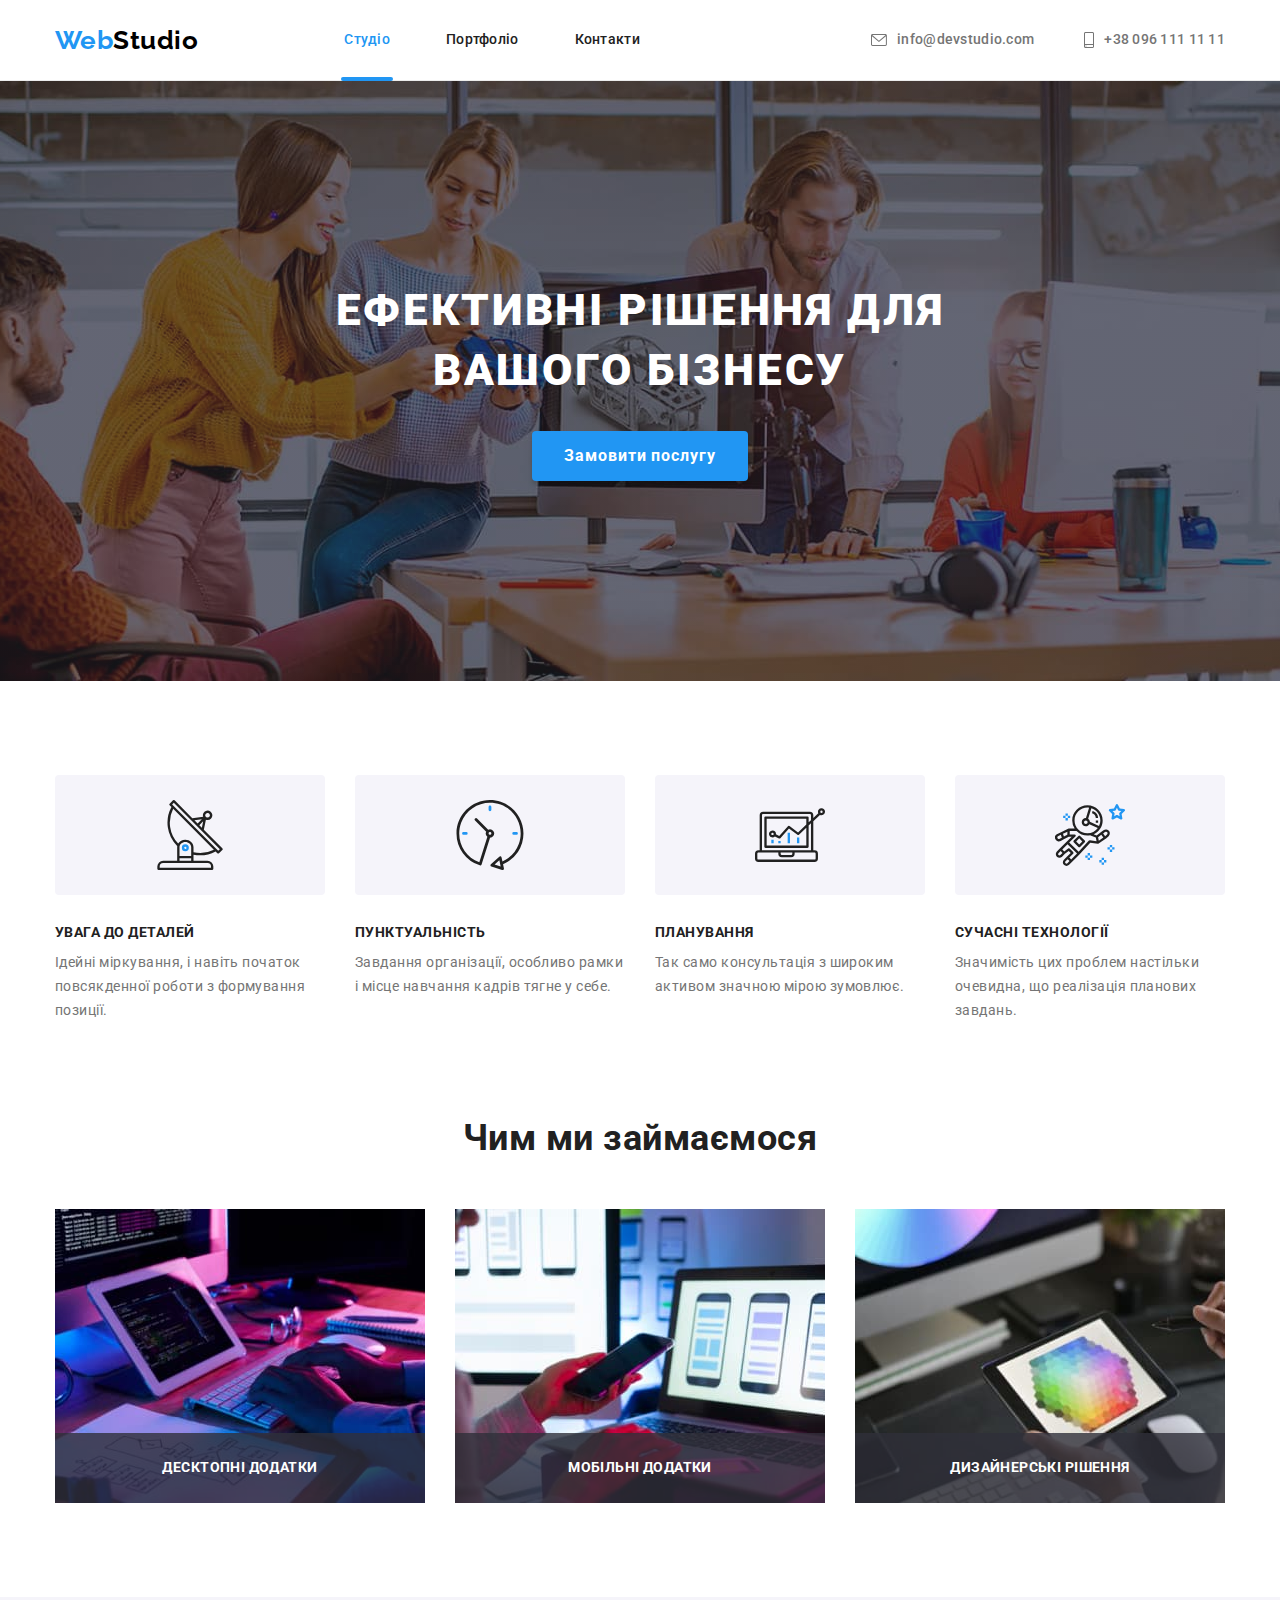
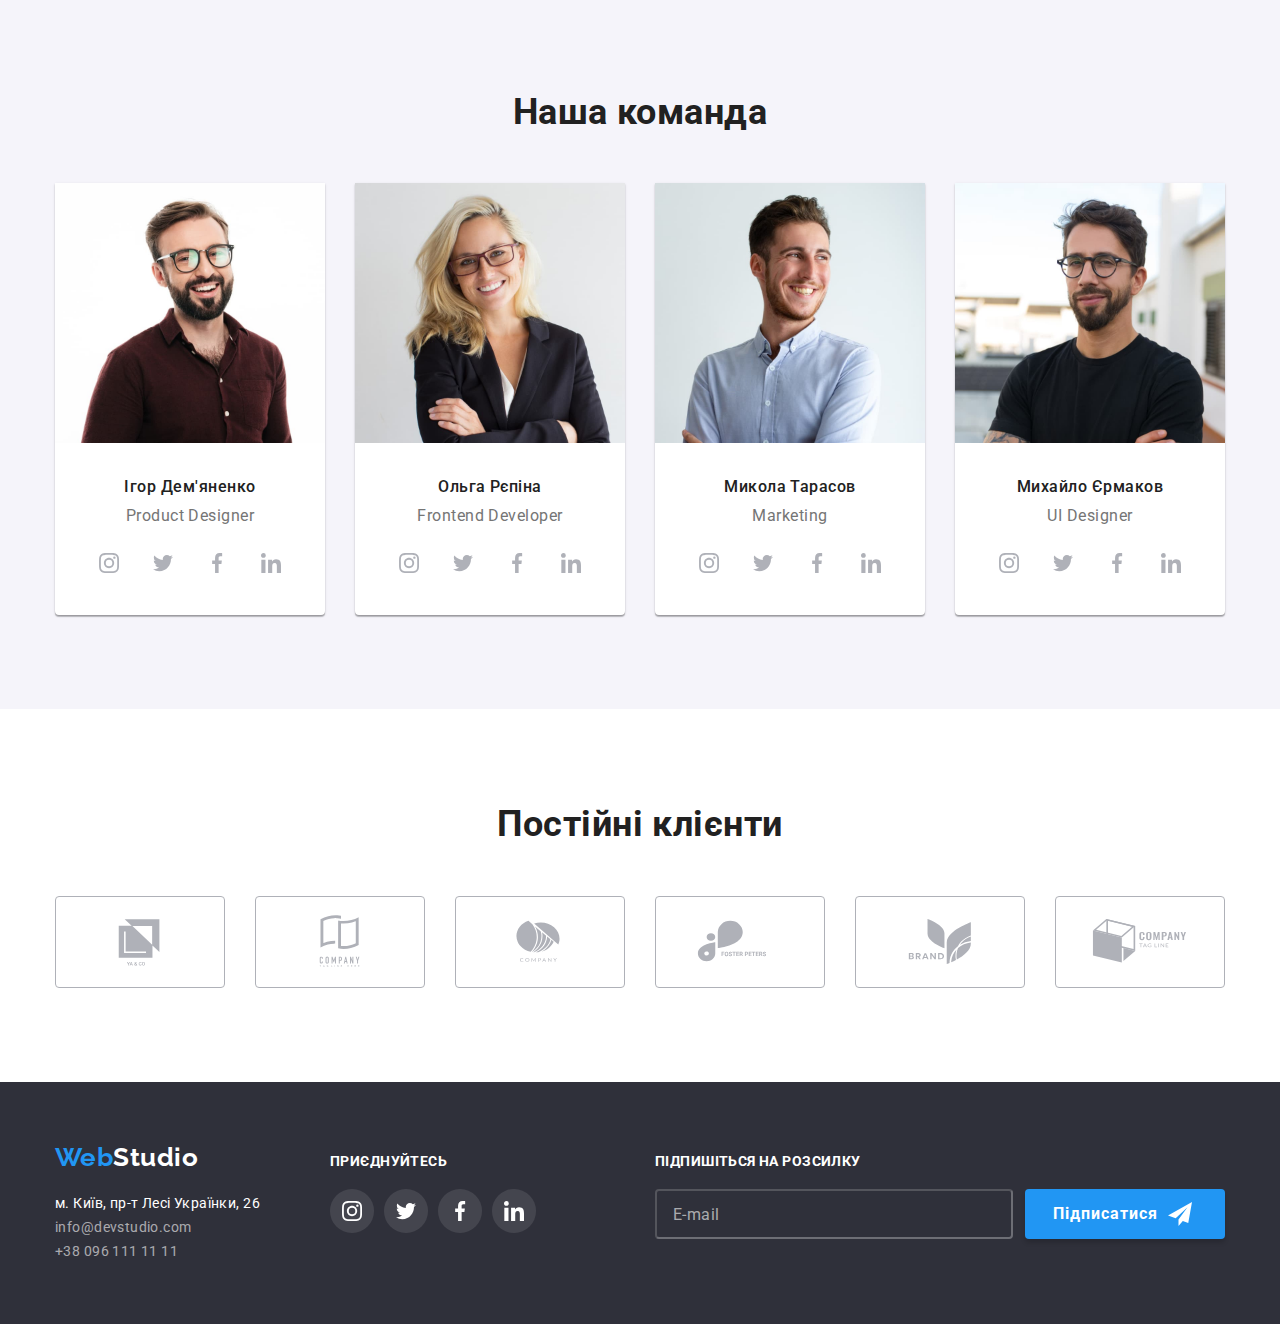
<file: index.html>
<!DOCTYPE html>
<html lang="uk">
  <head>
    <meta charset="UTF-8" />
    <meta http-equiv="X-UA-Compatible" content="IE=edge" />
    <meta name="viewport" content="width=device-width, initial-scale=1.0" />
    <title>Document</title>
    <link rel="preconnect" href="https://fonts.googleapis.com" />
    <link rel="preconnect" href="https://fonts.gstatic.com" crossorigin />
    <link
      href="https://fonts.googleapis.com/css2?family=Raleway:wght@700&family=Roboto:wght@400;500;700;900&display=swap"
      rel="stylesheet"
    />
    <link rel="stylesheet" href="./css/main.min.css" />
  </head>
  <body>
    <header class="header">
      <div class="container header__container">
        <div>
          <a lang="en" href="./index.html" class="logo logo--black header__logo"
            ><span class="logo">Web</span>Studio</a
          >
        </div>
        <nav>
          <ul class="site-nav">
            <li class="site-nav__item">
              <a
                href="./index.html"
                class="site-nav__link site-nav__link--current"
                >Студіо</a
              >
            </li>
            <li class="site-nav__item">
              <a href="./portfolio.html" class="site-nav__link">Портфоліо</a>
            </li>
            <li class="site-nav__item">
              <a href="#" class="site-nav__link">Контакти</a>
            </li>
          </ul>
        </nav>
        <ul class="contacts">
          <li class="contacts__item">
            <div>
              <a
                lang="en"
                href="mailto:info@devstudio.com"
                class="contacts__link"
              >
                <svg class="contacts__icon-mail icon-cont">
                  <use href="./images/icons.svg#icon-mail"></use></svg
                >info@devstudio.com</a
              >
            </div>
          </li>
          <li class="contacts__item">
            <a href="tel:+380961111111" class="contacts__link"
              ><svg class="contacts__icon-smartphone icon-cont">
                <use href="./images/icons.svg#icon-smartphone"></use></svg
              >+38 096 111 11 11</a
            >
          </li>
        </ul>
      </div>
    </header>
    <main>
      <section class="hero overlay">
        <div class="container">
          <h1 class="hero__title">Ефективні рішення для вашого бізнесу</h1>
          <button
            class="button hero__button pointer"
            type="button"
            data-modal-open
          >
            Замовити послугу
          </button>
        </div>
      </section>
      <section class="section">
        <div class="container">
          <h2 class="section__title visually-hidden">Наші переваги</h2>
          <ul class="benefits">
            <li class="benefits__item">
              <div class="benefits__icon">
                <svg class="benefits__svg">
                  <use href="./images/icons.svg#icon-antenna"></use>
                </svg>
              </div>
              <h3 class="benefits__title">Увага до деталей</h3>
              <p class="benefits__description">
                Ідейні міркування, і навіть початок повсякденної роботи з
                формування позиції.
              </p>
            </li>
            <li class="benefits__item">
              <div class="benefits__icon">
                <svg class="benefits__svg">
                  <use href="./images/icons.svg#icon-clock"></use>
                </svg>
              </div>
              <h3 class="benefits__title">Пунктуальність</h3>
              <p class="benefits__description">
                Завдання організації, особливо рамки і місце навчання кадрів
                тягне у себе.
              </p>
            </li>
            <li class="benefits__item">
              <div class="benefits__icon">
                <svg class="benefits__svg">
                  <use href="./images/icons.svg#icon-diagram"></use>
                </svg>
              </div>
              <h3 class="benefits__title">Планування</h3>
              <p class="benefits__description">
                Так само консультація з широким активом значною мірою зумовлює.
              </p>
            </li>
            <li class="benefits__item">
              <div class="benefits__icon">
                <svg class="benefits__svg">
                  <use href="./images/icons.svg#icon-astronaut"></use>
                </svg>
              </div>
              <h3 class="benefits__title">Сучасні технології</h3>
              <p class="benefits__description">
                Значимість цих проблем настільки очевидна, що реалізація
                планових завдань.
              </p>
            </li>
          </ul>
        </div>
      </section>
      <section class="section we-do section__we-do">
        <div class="container">
          <h2 class="section__title">Чим ми займаємося</h2>
          <ul class="we-do">
            <li class="we-do__item">
              <div class="bord">
                <img
                  class="we-do__img"
                  src="./images/display-keyboard.jpg"
                  alt="Набір тексту на клавіатурі"
                  width="370"
                />
                <div class="we-do__text-bord">Десктопні додатки</div>
              </div>
            </li>
            <li class="we-do__item">
              <img
                class="we-do__img"
                src="./images/smart-interface.jpg"
                alt="Смартфон"
                width="370"
              />
              <div class="we-do__text-bord">Мобільні додатки</div>
            </li>
            <li class="we-do__item">
              <img
                class="we-do__img"
                src="./images/color-table.jpg"
                alt="Таблиця кольорів"
                width="370"
              />
              <div class="we-do__text-bord">Дизайнерські рішення</div>
            </li>
          </ul>
        </div>
      </section>
      <section class="section staff">
        <div class="container">
          <h2 class="section__title">Наша команда</h2>
          <ul class="staff">
            <li class="staff__item">
              <img
                class="staff__photo"
                src="./images/igor.jpg"
                alt="Ігор Дем'яненко"
                width="270"
              />
              <div class="staff__info">
                <h3 class="staff__name">Ігор Дем'яненко</h3>
                <p class="staff__profession" lang="en">Product Designer</p>

                <ul class="social">
                  <li>
                    <a class="social__link" href="">
                      <svg class="social__icons">
                        <use href="./images/icons.svg#icon-instagram"></use>
                      </svg>
                    </a>
                  </li>
                  <li>
                    <a class="social__link" href="">
                      <svg class="social__icons">
                        <use href="./images/icons.svg#icon-twitter"></use>
                      </svg>
                    </a>
                  </li>
                  <li>
                    <a class="social__link" href="">
                      <svg class="social__icons">
                        <use href="./images/icons.svg#icon-facebook"></use>
                      </svg>
                    </a>
                  </li>
                  <li>
                    <a class="social__link" href="">
                      <svg class="social__icons">
                        <use href="./images/icons.svg#icon-linkedin"></use>
                      </svg>
                    </a>
                  </li>
                </ul>
              </div>
            </li>
            <li class="staff__item">
              <img
                class="staff__photo"
                src="./images/olha.jpg"
                alt="Ольга Рєпіна"
                width="270"
              />
              <div class="staff__info">
                <h3 class="staff__name">Ольга Рєпіна</h3>
                <p class="staff__profession" lang="en">Frontend Developer</p>

                <ul class="social">
                  <li>
                    <a class="social__link" href="">
                      <svg class="social__icons">
                        <use href="./images/icons.svg#icon-instagram"></use>
                      </svg>
                    </a>
                  </li>
                  <li>
                    <a class="social__link" href="">
                      <svg class="social__icons">
                        <use href="./images/icons.svg#icon-twitter"></use>
                      </svg>
                    </a>
                  </li>
                  <li>
                    <a class="social__link" href="">
                      <svg class="social__icons">
                        <use href="./images/icons.svg#icon-facebook"></use>
                      </svg>
                    </a>
                  </li>
                  <li>
                    <a class="social__link" href="">
                      <svg class="social__icons">
                        <use href="./images/icons.svg#icon-linkedin"></use>
                      </svg>
                    </a>
                  </li>
                </ul>
              </div>
            </li>
            <li class="staff__item">
              <img
                class="staff__photo"
                src="./images/mykola.jpg"
                alt="Микола Тарасов"
                width="270"
              />
              <div class="staff__info">
                <h3 class="staff__name">Микола Тарасов</h3>
                <p class="staff__profession" lang="en">Marketing</p>

                <ul class="social">
                  <li>
                    <a class="social__link" href="">
                      <svg class="social__icons">
                        <use href="./images/icons.svg#icon-instagram"></use>
                      </svg>
                    </a>
                  </li>
                  <li>
                    <a class="social__link" href="">
                      <svg class="social__icons">
                        <use href="./images/icons.svg#icon-twitter"></use>
                      </svg>
                    </a>
                  </li>
                  <li>
                    <a class="social__link" href="">
                      <svg class="social__icons">
                        <use href="./images/icons.svg#icon-facebook"></use>
                      </svg>
                    </a>
                  </li>
                  <li>
                    <a class="social__link" href="">
                      <svg class="social__icons">
                        <use href="./images/icons.svg#icon-linkedin"></use>
                      </svg>
                    </a>
                  </li>
                </ul>
              </div>
            </li>
            <li class="staff__item">
              <img
                class="staff__photo"
                src="./images/mykhaylo.jpg"
                alt="Михайло Єрмаков"
                width="270"
              />
              <div class="staff__info">
                <h3 class="staff__name">Михайло Єрмаков</h3>
                <p class="staff__profession" lang="en">UI Designer</p>

                <ul class="social">
                  <li>
                    <a class="social__link" href="">
                      <svg class="social__icons">
                        <use href="./images/icons.svg#icon-instagram"></use>
                      </svg>
                    </a>
                  </li>
                  <li>
                    <a class="social__link" href="">
                      <svg class="social__icons">
                        <use href="./images/icons.svg#icon-twitter"></use>
                      </svg>
                    </a>
                  </li>
                  <li>
                    <a class="social__link" href="">
                      <svg class="social__icons">
                        <use href="./images/icons.svg#icon-facebook"></use>
                      </svg>
                    </a>
                  </li>
                  <li>
                    <a class="social__link" href="">
                      <svg class="social__icons">
                        <use href="./images/icons.svg#icon-linkedin"></use>
                      </svg>
                    </a>
                  </li>
                </ul>
              </div>
            </li>
          </ul>
        </div>
      </section>
      <section class="section">
        <div class="container">
          <h2 class="section__title">Постійні клієнти</h2>
          <ul class="clients">
            <li class="clients__item">
              <a href="" class="clients__link"
                ><svg class="clients__icon">
                  <use href="./images/icons.svg#icon-logo"></use>
                </svg>
              </a>
            </li>
            <li class="clients__item">
              <a href="" class="clients__link"
                ><svg class="clients__icon">
                  <use href="./images/icons.svg#icon-tagline"></use></svg
              ></a>
            </li>
            <li class="clients__item">
              <a href="" class="clients__link"
                ><svg class="clients__icon">
                  <use href="./images/icons.svg#icon-company"></use></svg
              ></a>
            </li>
            <li class="clients__item">
              <a href="" class="clients__link"
                ><svg class="clients__icon">
                  <use href="./images/icons.svg#icon-foster-peters"></use></svg
              ></a>
            </li>
            <li class="clients__item">
              <a href="" class="clients__link"
                ><svg class="clients__icon">
                  <use href="./images/icons.svg#icon-brand"></use></svg
              ></a>
            </li>
            <li class="clients__item">
              <a href="" class="clients__link"
                ><svg class="clients__icon">
                  <use href="./images/icons.svg#icon-tag-line"></use></svg
              ></a>
            </li>
          </ul>
        </div>
      </section>
    </main>
    <footer class="footer">
      <div class="container">
        <ul class="foot">
          <li>
            <div>
              <a
                lang="en"
                href="./index.html"
                class="logo logo--inverse footer__logo"
                ><span class="logo">Web</span>Studio</a
              >
            </div>

            <address>
              <ul class="basement">
                <li class="basement__item">
                  <a
                    class="basement__map"
                    href="https://goo.gl/maps/CPtrU1FHBa2aNyZL9"
                    target="_blank"
                    rel="noopener noreferrer nofollow"
                    >м. Київ, пр-т Лесі Українки, 26</a
                  >
                </li>
                <li class="basement__item">
                  <a
                    class="basement__contacts"
                    lang="en"
                    href="mailto:info@devstudio.com"
                    >info@devstudio.com</a
                  >
                </li>
                <li>
                  <a class="basement__contacts" href="tel:+380961111111"
                    >+38 096 111 11 11</a
                  >
                </li>
              </ul>
            </address>
          </li>
          <li>
            <div class="footer-social">
              <h3 class="footer-social__title">Приєднуйтесь</h3>
              <ul class="social">
                <li>
                  <a class="social__link social__link--foot" href="">
                    <svg class="social__icons">
                      <use href="./images/icons.svg#icon-instagram"></use>
                    </svg>
                  </a>
                </li>
                <li>
                  <a class="social__link social__link--foot" href="">
                    <svg class="social__icons">
                      <use href="./images/icons.svg#icon-twitter"></use>
                    </svg>
                  </a>
                </li>
                <li>
                  <a class="social__link social__link--foot" href="">
                    <svg class="social__icons">
                      <use href="./images/icons.svg#icon-facebook"></use>
                    </svg>
                  </a>
                </li>
                <li>
                  <a class="social__link social__link--foot" href="">
                    <svg class="social__icons">
                      <use href="./images/icons.svg#icon-linkedin"></use>
                    </svg>
                  </a>
                </li>
              </ul>
            </div>
          </li>
          <li class="subscribe">
            <h3 class="subscribe__title">Підпишіться на розсилку</h3>
            <div class="subscribe-foot">
              <form
                name="signup_form"
                autocomplete="on"
                novalidate
                class="subscribe-foot__form"
              >
                <label for="user_email"></label>
                <input
                  type="email"
                  name="email"
                  id="user_email"
                  class="subscribe-foot__input"
                  placeholder="E-mail"
                />

                <button type="submit" class="button subscribe__button">
                  Підписатися<svg width="24" height="24" class="button__send">
                    <use href="./images/icons.svg#icon-send"></use>
                  </svg>
                </button>
              </form>
            </div>
          </li>
        </ul>
      </div>
    </footer>
    <div class="backdrop is-hidden" data-modal>
      <div class="modal">
        <button type="button" class="close-button" data-modal-close>
          <svg width="18" height="18" class="close-button__icon">
            <use href="./images/icons.svg#icon-close-black"></use>
          </svg>
        </button>
        <h2 class="modal__title">Залиште свої дані, ми вам передзвонимо</h2>
        <form
          class="modal__form"
          name="contact-form"
          autocomplete="on"
          novalidate
        >
          <label class="modal__label" for="username">Ім'я</label>
          <div class="modal__decor">
            <input
              class="modal__input"
              type="text"
              name="username"
              id="username"
              autofocus
            />
            <svg class="modal__icon" width="18" height="18">
              <use href="./images/icons.svg#icon-person"></use>
            </svg>
          </div>

          <label class="modal__label" for="phone-number">Телефон</label>
          <div class="modal__decor">
            <input
              class="modal__input"
              type="tel"
              name="phone-number"
              id="phone-number"
            />
            <svg class="modal__icon" width="18" height="18">
              <use href="./images/icons.svg#icon-phone"></use>
            </svg>
          </div>

          <label class="modal__label" for="email">Пошта</label>
          <div class="modal__decor">
            <input class="modal__input" type="email" name="email" id="email" />
            <svg class="modal__icon" width="18" height="18">
              <use href="./images/icons.svg#icon-email"></use>
            </svg>
          </div>

          <label class="modal__label" for="comments-modal">
            Коментар
            <textarea
              class="modal__area"
              name="comments-modal"
              id="comments-modal"
              placeholder="Введіть текст"
            ></textarea>
          </label>

          <label class="modal__agreement">
            <input
              type="checkbox"
              name="agreement"
              class="modal__checkbox-agreem"
            /><span class="modal__icon-check"></span>
            Погоджуюся з розсилкою та приймаю
            <a href="" class="modal__terms"> Умови договору</a>
          </label>

          <button class="button modal__button" type="submit">Відправити</button>
        </form>
      </div>
    </div>
    <script src="./js/modal.js"></script>
  </body>
</html>
</file>
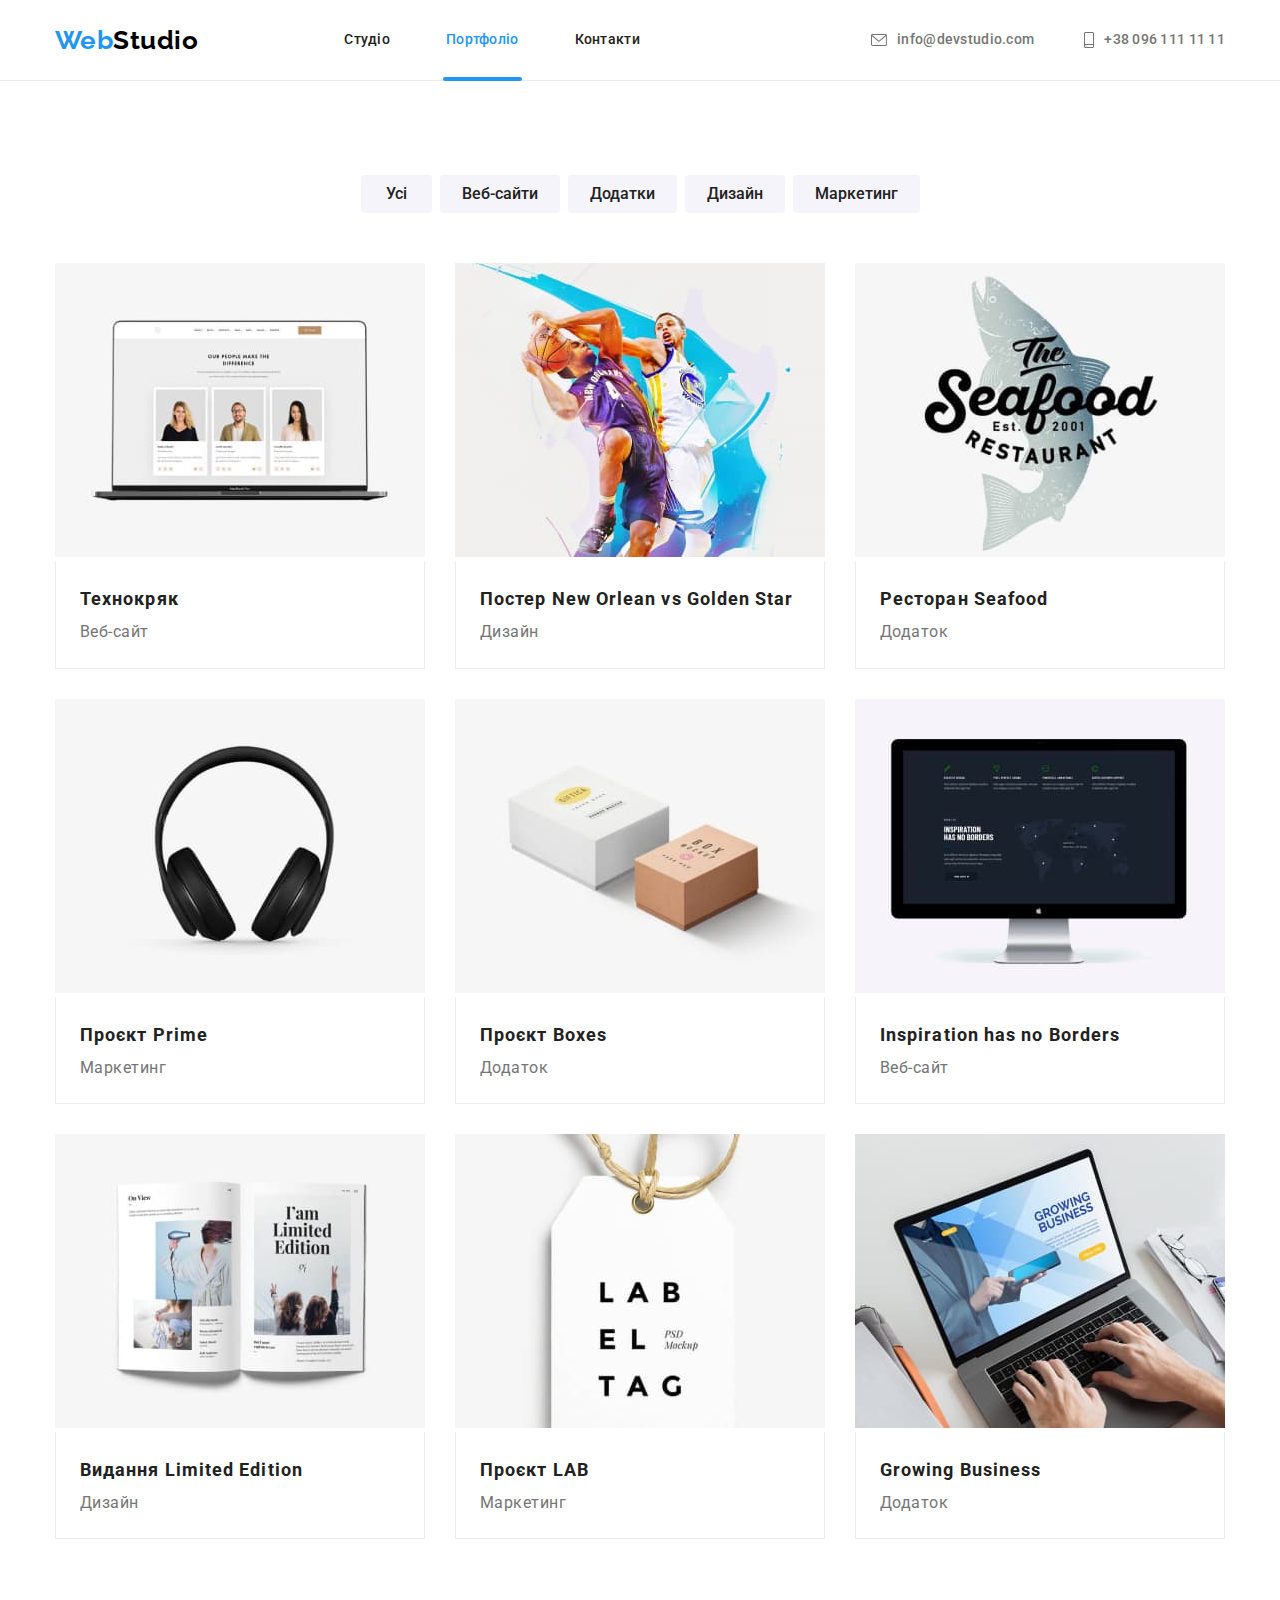
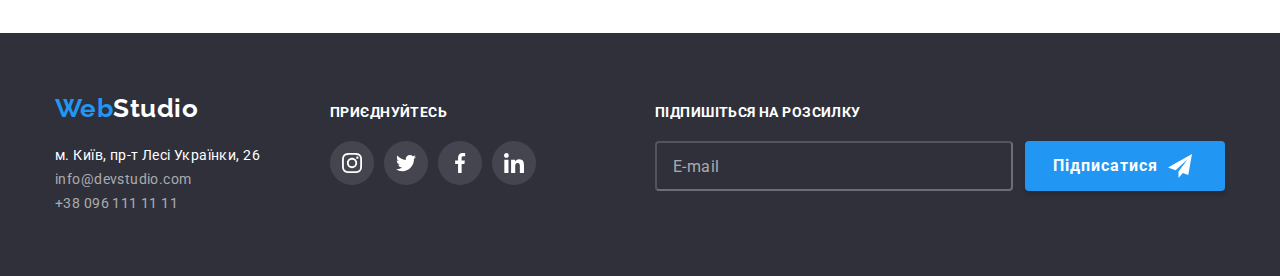
<file: portfolio.html>
<!DOCTYPE html>
<html lang="uk">
  <head>
    <meta charset="UTF-8" />
    <meta http-equiv="X-UA-Compatible" content="IE=edge" />
    <meta name="viewport" content="width=device-width, initial-scale=1.0" />
    <title>Document</title>
    <link rel="preconnect" href="https://fonts.googleapis.com" />
    <link rel="preconnect" href="https://fonts.gstatic.com" crossorigin />
    <link
      href="https://fonts.googleapis.com/css2?family=Raleway:wght@700&family=Roboto:wght@400;500;700;900&display=swap"
      rel="stylesheet"
    />
    <link rel="stylesheet" href="./css/main.min.css" />
  </head>
  <body>
    <header class="header">
      <div class="container header__container">
        <div>
          <a lang="en" href="./index.html" class="logo logo--black header__logo"
            ><span class="logo">Web</span>Studio</a
          >
        </div>
        <nav>
          <ul class="site-nav">
            <li class="site-nav__item">
              <a href="./index.html" class="site-nav__link">Студіо</a>
            </li>
            <li class="site-nav__item">
              <a
                href="./portfolio.html"
                class="site-nav__link site-nav__link--current"
                >Портфоліо</a
              >
            </li>
            <li class="site-nav__item">
              <a href="#" class="site-nav__link">Контакти</a>
            </li>
          </ul>
        </nav>
        <ul class="contacts">
          <li class="contacts__item">
            <div>
              <a
                lang="en"
                href="mailto:info@devstudio.com"
                class="contacts__link"
              >
                <svg class="contacts__icon-mail icon-cont">
                  <use href="./images/icons.svg#icon-mail"></use></svg
                >info@devstudio.com</a
              >
            </div>
          </li>
          <li class="contacts__item">
            <a href="tel:+380961111111" class="contacts__link"
              ><svg class="contacts__icon-smartphone icon-cont">
                <use href="./images/icons.svg#icon-smartphone"></use></svg
              >+38 096 111 11 11</a
            >
          </li>
        </ul>
      </div>
    </header>
    <main>
      <section class="section">
        <div class="container">
          <h1 class="visually-hidden">Перелік послуг</h1>
          <ul class="buttons">
            <li class="buttons__item">
              <button
                class="buttons__button buttons__button--small"
                type="button"
              >
                Усі
              </button>
            </li>
            <li class="buttons__item">
              <button class="buttons__button" type="button">Веб-сайти</button>
            </li>
            <li class="buttons__item">
              <button class="buttons__button" type="button">Додатки</button>
            </li>
            <li class="buttons__item">
              <button class="buttons__button" type="button">Дизайн</button>
            </li>
            <li class="buttons__item">
              <button class="buttons__button" type="button">Маркетинг</button>
            </li>
          </ul>

          <ul class="service-set">
            <li class="service-set__item">
              <div class="card">
                <a class="card__services" href="#">
                  <div class="card__img">
                    <img
                      src="./images/staff-cards.jpg"
                      alt="Картки персоналу"
                      width="370"
                    />
                    <div class="card__overlay">
                      <p class="card__text">
                        Ресурс пропонує комплексні пропозиції з різним рівнем
                        функціоналу та сервісів. Все це дозволить відвідувачу
                        отримати вичерпні відомості про компанію чи приватну
                        особу.
                      </p>
                    </div>
                  </div>

                  <ul class="card__info">
                    <li class="info">
                      <h2 class="card__title">Технокряк</h2>
                    </li>
                    <li class="info"><p class="card__works">Веб-сайт</p></li>
                  </ul>
                </a>
              </div>
            </li>
            <li class="service-set__item">
              <div class="card">
                <a class="card__services" href="#">
                  <div class="card__img">
                    <img
                      src="./images/basketball.jpg"
                      alt="Баскетбол"
                      width="370"
                    />
                    <div class="card__overlay">
                      <p class="card__text">
                        Ресурс пропонує комплексні пропозиції з різним рівнем
                        функціоналу та сервісів. Все це дозволить відвідувачу
                        отримати вичерпні відомості про компанію чи приватну
                        особу.
                      </p>
                    </div>
                  </div>

                  <ul class="card__info">
                    <li>
                      <h2 class="card__title">
                        Постер<span lang="en"></span> New Orlean vs Golden Star
                      </h2>
                    </li>
                    <li><p class="card__works">Дизайн</p></li>
                  </ul>
                </a>
              </div>
            </li>
            <li class="service-set__item">
              <div class="card">
                <a class="card__services" href="#">
                  <div class="card__img">
                    <img src="./images/seafood.jpg" alt="Риба" width="370" />
                    <div class="card__overlay">
                      <p class="card__text">
                        Ресурс пропонує комплексні пропозиції з різним рівнем
                        функціоналу та сервісів. Все це дозволить відвідувачу
                        отримати вичерпні відомості про компанію чи приватну
                        особу.
                      </p>
                    </div>
                  </div>

                  <ul class="card__info">
                    <li>
                      <h2 class="card__title">
                        Ресторан <span lang="en">Seafood</span>
                      </h2>
                    </li>
                    <li>
                      <p class="card__works">Додаток</p>
                    </li>
                  </ul>
                </a>
              </div>
            </li>
            <li class="service-set__item">
              <div class="card">
                <a class="card__services" href="#">
                  <div class="card__img">
                    <img
                      src="./images/headphones.jpg"
                      alt="Навушники"
                      width="370"
                    />
                    <div class="card__overlay">
                      <p class="card__text">
                        Ресурс пропонує комплексні пропозиції з різним рівнем
                        функціоналу та сервісів. Все це дозволить відвідувачу
                        отримати вичерпні відомості про компанію чи приватну
                        особу.
                      </p>
                    </div>
                  </div>

                  <ul class="card__info">
                    <li>
                      <h2 class="card__title">
                        Проєкт <span lang="en">Prime</span>
                      </h2>
                    </li>
                    <li>
                      <p class="card__works">Маркетинг</p>
                    </li>
                  </ul>
                </a>
              </div>
            </li>
            <li class="service-set__item">
              <div class="card">
                <a class="card__services" href="#">
                  <div class="card__img">
                    <img src="./images/boxes.jpg" alt="Коробки" width="370" />
                    <div class="card__overlay">
                      <p class="card__text">
                        Ресурс пропонує комплексні пропозиції з різним рівнем
                        функціоналу та сервісів. Все це дозволить відвідувачу
                        отримати вичерпні відомості про компанію чи приватну
                        особу.
                      </p>
                    </div>
                  </div>

                  <ul class="card__info">
                    <li>
                      <h2 class="card__title">
                        Проєкт <span lang="en">Boxes</span>
                      </h2>
                    </li>
                    <li>
                      <p class="card__works">Додаток</p>
                    </li>
                  </ul>
                </a>
              </div>
            </li>
            <li class="service-set__item">
              <div class="card">
                <a class="card__services" href="#">
                  <div class="card__img">
                    <img src="./images/monitor.jpg" alt="Монитор" width="370" />
                    <div class="card__overlay">
                      <p class="card__text">
                        Ресурс пропонує комплексні пропозиції з різним рівнем
                        функціоналу та сервісів. Все це дозволить відвідувачу
                        отримати вичерпні відомості про компанію чи приватну
                        особу.
                      </p>
                    </div>
                  </div>

                  <ul class="card__info">
                    <li>
                      <h2 class="card__title" lang="en">
                        Inspiration has no Borders
                      </h2>
                    </li>
                    <li>
                      <p class="card__works">Веб-сайт</p>
                    </li>
                  </ul>
                </a>
              </div>
            </li>
            <li class="service-set__item">
              <div class="card">
                <a class="card__services" href="#">
                  <div class="card__img">
                    <img src="./images/magazine.jpg" alt="Журнал" width="370" />
                    <div class="card__overlay">
                      <p class="card__text">
                        Ресурс пропонує комплексні пропозиції з різним рівнем
                        функціоналу та сервісів. Все це дозволить відвідувачу
                        отримати вичерпні відомості про компанію чи приватну
                        особу.
                      </p>
                    </div>
                  </div>

                  <ul class="card__info">
                    <li>
                      <h2 class="card__title">
                        Видання
                        <span lang="en">Limited Edition</span>
                      </h2>
                    </li>
                    <li>
                      <p class="card__works">Дизайн</p>
                    </li>
                  </ul>
                </a>
              </div>
            </li>
            <li class="service-set__item">
              <div class="card">
                <a class="card__services" href="#">
                  <div class="card__img">
                    <img src="./images/label.jpg" alt="Бирка" width="370" />
                    <div class="card__overlay">
                      <p class="card__text">
                        Ресурс пропонує комплексні пропозиції з різним рівнем
                        функціоналу та сервісів. Все це дозволить відвідувачу
                        отримати вичерпні відомості про компанію чи приватну
                        особу.
                      </p>
                    </div>
                  </div>

                  <ul class="card__info">
                    <li>
                      <h2 class="card__title">
                        Проєкт <span lang="en">LAB</span>
                      </h2>
                    </li>
                    <li>
                      <p class="card__works">Маркетинг</p>
                    </li>
                  </ul>
                </a>
              </div>
            </li>
            <li class="service-set__item">
              <div class="card">
                <a class="card__services" href="#">
                  <div class="card__img">
                    <img
                      src="./images/notebook.jpg"
                      alt="Ноутбук"
                      width="370"
                    />
                    <div class="card__overlay">
                      <p class="card__text">
                        Ресурс пропонує комплексні пропозиції з різним рівнем
                        функціоналу та сервісів. Все це дозволить відвідувачу
                        отримати вичерпні відомості про компанію чи приватну
                        особу.
                      </p>
                    </div>
                  </div>

                  <ul class="card__info">
                    <li class="info">
                      <h2 class="card__title" lang="en">Growing Business</h2>
                    </li>
                    <li class="info">
                      <p class="card__works">Додаток</p>
                    </li>
                  </ul>
                </a>
              </div>
            </li>
          </ul>
        </div>
      </section>
    </main>

    <footer class="footer">
      <div class="container">
        <ul class="foot">
          <li>
            <div>
              <a
                lang="en"
                href="./index.html"
                class="logo logo--inverse footer__logo"
                ><span class="logo">Web</span>Studio</a
              >
            </div>

            <address>
              <ul class="basement">
                <li class="basement__item">
                  <a
                    class="basement__map"
                    href="https://goo.gl/maps/CPtrU1FHBa2aNyZL9"
                    target="_blank"
                    rel="noopener noreferrer nofollow"
                    >м. Київ, пр-т Лесі Українки, 26</a
                  >
                </li>
                <li class="basement__item">
                  <a
                    class="basement__contacts"
                    lang="en"
                    href="mailto:info@devstudio.com"
                    >info@devstudio.com</a
                  >
                </li>
                <li>
                  <a class="basement__contacts" href="tel:+380961111111"
                    >+38 096 111 11 11</a
                  >
                </li>
              </ul>
            </address>
          </li>
          <li>
            <div class="footer-social">
              <h3 class="footer-social__title">Приєднуйтесь</h3>
              <ul class="social">
                <li>
                  <a class="social__link social__link--foot" href="">
                    <svg class="social__icons">
                      <use href="./images/icons.svg#icon-instagram"></use>
                    </svg>
                  </a>
                </li>
                <li>
                  <a class="social__link social__link--foot" href="">
                    <svg class="social__icons">
                      <use href="./images/icons.svg#icon-twitter"></use>
                    </svg>
                  </a>
                </li>
                <li>
                  <a class="social__link social__link--foot" href="">
                    <svg class="social__icons">
                      <use href="./images/icons.svg#icon-facebook"></use>
                    </svg>
                  </a>
                </li>
                <li>
                  <a class="social__link social__link--foot" href="">
                    <svg class="social__icons">
                      <use href="./images/icons.svg#icon-linkedin"></use>
                    </svg>
                  </a>
                </li>
              </ul>
            </div>
          </li>
          <li class="subscribe">
            <h3 class="subscribe__title">Підпишіться на розсилку</h3>
            <div class="subscribe-foot">
              <form
                name="signup_form"
                autocomplete="on"
                novalidate
                class="subscribe-foot__form"
              >
                <label for="user_email"></label>
                <input
                  type="email"
                  name="email"
                  id="user_email"
                  class="subscribe-foot__input"
                  placeholder="E-mail"
                />

                <button type="submit" class="button subscribe__button">
                  Підписатися<svg width="24" height="24" class="button__send">
                    <use href="./images/icons.svg#icon-send"></use>
                  </svg>
                </button>
              </form>
            </div>
          </li>
        </ul>
      </div>
    </footer>
  </body>
</html>
</file>
<file: css/main.min.css>
/*! modern-normalize v1.1.0 | MIT License | https://github.com/sindresorhus/modern-normalize */*,::before,::after{-webkit-box-sizing:border-box;box-sizing:border-box}html{line-height:1.15;-webkit-text-size-adjust:100%;-moz-tab-size:4;-o-tab-size:4;tab-size:4}body{margin:0;font-family:system-ui,-apple-system,"Segoe UI",Roboto,Helvetica,Arial,sans-serif,"Apple Color Emoji","Segoe UI Emoji"}hr{height:0;color:inherit}abbr[title]{-webkit-text-decoration:underline dotted;text-decoration:underline dotted}b,strong{font-weight:bolder}code,kbd,samp,pre{font-family:ui-monospace,SFMono-Regular,Consolas,"Liberation Mono",Menlo,monospace;font-size:1em}small{font-size:80%}sub,sup{font-size:75%;line-height:0;position:relative;vertical-align:baseline}sub{bottom:-0.25em}sup{top:-0.5em}table{text-indent:0;border-color:inherit}button,input,optgroup,select,textarea{font-family:inherit;font-size:100%;line-height:1.15;margin:0}button,select{text-transform:none}button,[type=button],[type=reset],[type=submit]{-webkit-appearance:button}::-moz-focus-inner{border-style:none;padding:0}:-moz-focusring{outline:1px dotted ButtonText}:-moz-ui-invalid{box-shadow:none}legend{padding:0}progress{vertical-align:baseline}::-webkit-inner-spin-button,::-webkit-outer-spin-button{height:auto}[type=search]{-webkit-appearance:textfield;outline-offset:-2px}::-webkit-search-decoration{-webkit-appearance:none}::-webkit-file-upload-button{-webkit-appearance:button;font:inherit}summary{display:list-item}:root{--black-color: #000000;--primary-text-color: #212121;--secondary-text-color: #757575;--accent-color: #2196F3;--primary-white-color: #ffffff;--primary-button-color: #F5F4FA;--footer-background-color: #2F303A;--contacts-basement-color: rgba(255, 255, 255, 0.6);--border-cart-color: #eeeeee;--icons-color: #AFB1B8}.card__info,.service-set,.buttons,.clients,.social,.staff,.we-do,.benefits,.foot,.basement,.contacts,.site-nav{list-style:none}.visually-hidden{position:absolute;white-space:nowrap;width:1px;height:1px;overflow:hidden;border:0;padding:0;clip:rect(0 0 0 0);-webkit-clip-path:inset(50%);clip-path:inset(50%);margin:-1px}body{color:var(--primary-text-color);background-color:var(--primary-white-color);font-family:roboto,sans-serif;letter-spacing:.03em}h1,h2,h3,p,ul{margin:0;padding:0}.section{padding:94px 0}.section__title{color:var(--primary-text-color);font-weight:700;font-size:36px;line-height:1.17;text-align:center;margin-bottom:50px}.container{width:1200px;padding:0 15px;margin:0 auto}.header{border-bottom:1px solid #ececec}.header__container{display:-webkit-box;display:-ms-flexbox;display:flex;-webkit-box-align:center;-ms-flex-align:center;align-items:center}.header__logo{margin-right:93px}.site-nav{display:-webkit-box;display:-ms-flexbox;display:flex}.site-nav__item{margin-left:50px;position:relative}.site-nav__item:last-child{margin-right:auto}.site-nav__link{display:block;padding:32px 3px;color:var(--primary-text-color);font-weight:500;font-size:14px;line-height:1.14;letter-spacing:.02em;text-decoration:none;-webkit-transition-property:color;transition-property:color;-webkit-transition-duration:250ms;transition-duration:250ms;-webkit-transition-timing-function:cubic-bezier(0.4, 0, 0.2, 1);transition-timing-function:cubic-bezier(0.4, 0, 0.2, 1)}.site-nav__link:hover,.site-nav__link:focus{color:var(--accent-color)}.site-nav__link--current{color:var(--accent-color)}.site-nav__link--current::after{position:absolute;content:"";width:100%;height:4px;left:0;bottom:-1px;background:var(--accent-color);border-radius:2px}.contacts{display:-webkit-box;display:-ms-flexbox;display:flex;margin-left:auto}.contacts__item{margin-left:50px}.contacts__link{color:var(--secondary-text-color);font-weight:500;font-size:14px;line-height:1.14;letter-spacing:.02em;text-decoration:none;display:-webkit-box;display:-ms-flexbox;display:flex;-webkit-box-align:center;-ms-flex-align:center;align-items:center;-webkit-transition-property:color;transition-property:color;-webkit-transition-duration:250ms;transition-duration:250ms;-webkit-transition-timing-function:cubic-bezier(0.4, 0, 0.2, 1);transition-timing-function:cubic-bezier(0.4, 0, 0.2, 1)}.contacts__link:hover,.contacts__link:focus{color:var(--accent-color)}.contacts__icon-mail{width:16px;height:12px;padding:0;margin-right:10px;fill:var(--secondary-text-color)}.contacts__link:hover .contacts__icon-mail,.contacts__link:focus .contacts__icon-mail{fill:var(--accent-color)}.contacts__icon-smartphone{width:10px;height:16px;margin-right:10px;fill:var(--secondary-text-color)}.contacts__link:hover .contacts__icon-smartphone,.contacts__link:focus .contacts__icon-smartphone{fill:var(--accent-color)}.icon-cont{-webkit-transition-property:fill;transition-property:fill;-webkit-transition-duration:250ms;transition-duration:250ms;-webkit-transition-timing-function:cubic-bezier(0.4, 0, 0.2, 1);transition-timing-function:cubic-bezier(0.4, 0, 0.2, 1)}.logo{color:var(--accent-color);font-family:Raleway,sans-serif;font-weight:700;font-size:26px;line-height:1.19;text-decoration:none}.logo--black{color:var(--black-color)}.button{color:var(--primary-white-color);background-color:var(--accent-color);font-family:inherit;font-weight:700;font-size:16px;line-height:1.88;letter-spacing:.06em;-webkit-box-shadow:0px 4px 4px rgba(0,0,0,.15);box-shadow:0px 4px 4px rgba(0,0,0,.15);border-radius:4px;border:none;cursor:pointer}.footer{background-color:var(--footer-background-color);padding:60px 0}.logo--inverse{color:var(--primary-white-color);display:block}.footer__logo{margin-bottom:20px}.basement{font-style:normal;font-size:14px;line-height:1.71;letter-spacing:.03em;display:block}.basement__map{color:var(--primary-white-color);text-decoration:none}.basement__contacts{color:var(--contacts-basement-color);text-decoration:none;-webkit-transition-property:color;transition-property:color;-webkit-transition-duration:250ms;transition-duration:250ms;-webkit-transition-timing-function:cubic-bezier(0.4, 0, 0.2, 1);transition-timing-function:cubic-bezier(0.4, 0, 0.2, 1)}.basement__contacts:hover,.basement__contacts:focus{color:var(--accent-color)}.basement__contacts{margin-bottom:9px}.basement__contacts:last-child{margin-bottom:0px}.footer-social__title{font-family:"Roboto";font-style:normal;font-weight:700;font-size:14px;line-height:1.14;letter-spacing:.03em;text-transform:uppercase;color:#fff;margin-bottom:20px}.foot{display:-webkit-box;display:-ms-flexbox;display:flex;-webkit-box-align:baseline;-ms-flex-align:baseline;align-items:baseline}.footer-social{margin-left:70px}.subscribe{display:-webkit-box;display:-ms-flexbox;display:flex;-webkit-box-orient:vertical;-webkit-box-direction:normal;-ms-flex-direction:column;flex-direction:column;margin-left:auto}.subscribe-foot__form{display:-webkit-box;display:-ms-flexbox;display:flex}.subscribe-foot__input{width:358px;height:50px;padding:15px 16px;border-color:rgba(255,255,255,.3);border-radius:4px;background-color:var(--footer-background-color);color:var(--primary-white-color)}.subscribe-foot__input::-webkit-input-placeholder{color:rgba(255,255,255,.6);font-family:"Roboto";font-size:16px;line-height:1.25;display:-webkit-box;display:flex;-webkit-box-align:center;align-items:center;letter-spacing:.03em}.subscribe-foot__input::-moz-placeholder{color:rgba(255,255,255,.6);font-family:"Roboto";font-size:16px;line-height:1.25;display:flex;align-items:center;letter-spacing:.03em}.subscribe-foot__input:-ms-input-placeholder{color:rgba(255,255,255,.6);font-family:"Roboto";font-size:16px;line-height:1.25;display:-ms-flexbox;display:flex;-ms-flex-align:center;align-items:center;letter-spacing:.03em}.subscribe-foot__input::-ms-input-placeholder{color:rgba(255,255,255,.6);font-family:"Roboto";font-size:16px;line-height:1.25;display:-ms-flexbox;display:flex;-ms-flex-align:center;align-items:center;letter-spacing:.03em}.subscribe-foot__input::placeholder{color:rgba(255,255,255,.6);font-family:"Roboto";font-size:16px;line-height:1.25;display:-webkit-box;display:-ms-flexbox;display:flex;-webkit-box-align:center;-ms-flex-align:center;align-items:center;letter-spacing:.03em}.subscribe__title{font-family:"Roboto";font-weight:700;font-size:14px;line-height:1.14;letter-spacing:.03em;text-transform:uppercase;color:var(--primary-white-color);margin-bottom:20px}.subscribe__button{width:200px;height:50px;padding:10px 28px;display:-webkit-box;display:-ms-flexbox;display:flex;-webkit-box-align:center;-ms-flex-align:center;align-items:center;text-align:center;letter-spacing:.06em;margin-left:12px}.button__send{margin-left:10px}.hero{padding:200px 0;text-align:center;background-color:var(--footer-background-color)}.overlay{height:600px;max-width:1600px;margin:0 auto;background-image:-webkit-gradient(linear, left top, right top, from(rgba(47, 48, 58, 0.4)), to(rgba(47, 48, 58, 0.4))),url(../images/hero.jpg);background-image:linear-gradient(to right, rgba(47, 48, 58, 0.4), rgba(47, 48, 58, 0.4)),url(../images/hero.jpg);background-repeat:no-repeat;background-position:center;background-size:cover}.hero__title{max-width:696px;color:var(--primary-white-color);font-weight:900;font-size:44px;line-height:1.36;text-align:center;letter-spacing:.06em;text-transform:uppercase;margin:0 auto 30px}.hero__button{padding:10px 32px}.benefits__title{color:var(--primary-text-color);font-weight:700;font-size:14px;line-height:1.14;margin-bottom:10px;text-transform:uppercase}.benefits__description{color:var(--secondary-text-color);font-size:14px;line-height:1.71}.benefits__icon{width:270px;height:120px;background-color:var(--primary-button-color);border-radius:4px;margin-bottom:30px;display:-webkit-box;display:-ms-flexbox;display:flex;-webkit-box-pack:center;-ms-flex-pack:center;justify-content:center;-webkit-box-align:center;-ms-flex-align:center;align-items:center}.benefits__svg{width:70px;height:70px}.benefits{display:-webkit-box;display:-ms-flexbox;display:flex}.benefits__item{width:270px}.benefits__item:not(:last-child){margin-right:30px}.we-do{display:-webkit-box;display:-ms-flexbox;display:flex}.section__we-do{padding-top:0}.we-do__img{display:block;max-width:100%;height:auto}.we-do__item{position:relative;display:-webkit-box;display:-ms-flexbox;display:flex}.we-do__text-bord{position:absolute;display:-webkit-box;display:-ms-flexbox;display:flex;-webkit-box-pack:center;-ms-flex-pack:center;justify-content:center;-webkit-box-align:center;-ms-flex-align:center;align-items:center;width:100%;height:70px;background-color:rgba(47,48,58,.8);bottom:0;font-family:"Roboto";font-weight:700;font-size:14px;line-height:1.14;text-align:center;letter-spacing:.03em;text-transform:uppercase;color:var(--primary-white-color)}.we-do__item:not(:last-child){margin-right:30px}.staff{background-color:var(--primary-button-color)}.staff__name{color:var(--primary-text-color);font-weight:500;font-size:16px;line-height:1.19;margin-bottom:10px}.staff__profession{color:var(--secondary-text-color);font-size:16px;line-height:1.19;margin-bottom:16px}.staff{display:-webkit-box;display:-ms-flexbox;display:flex}.staff__item:not(:last-child){margin-right:30px}.staff__item{-webkit-box-shadow:0px 1px 3px rgba(0,0,0,.12),0px 1px 1px rgba(0,0,0,.14),0px 2px 1px rgba(0,0,0,.2);box-shadow:0px 1px 3px rgba(0,0,0,.12),0px 1px 1px rgba(0,0,0,.14),0px 2px 1px rgba(0,0,0,.2);border-radius:0px 0px 4px 4px;background-color:#fff}.staff__info{padding:30px 0;text-align:center}.social{display:-webkit-box;display:-ms-flexbox;display:flex;-webkit-box-align:center;-ms-flex-align:center;align-items:center;-webkit-box-pack:center;-ms-flex-pack:center;justify-content:center;gap:10px;background-position:center}.social__link{border-radius:50%;width:44px;height:44px;display:-webkit-box;display:-ms-flexbox;display:flex;-webkit-box-align:center;-ms-flex-align:center;align-items:center;-webkit-box-pack:center;-ms-flex-pack:center;justify-content:center;color:var(--icons-color);-webkit-transition-property:background-color;transition-property:background-color;-webkit-transition-duration:250ms;transition-duration:250ms;-webkit-transition-timing-function:cubic-bezier(0.4, 0, 0.2, 1);transition-timing-function:cubic-bezier(0.4, 0, 0.2, 1)}.social__link:hover,.social__link:focus{background-color:var(--accent-color)}.social__link--foot{background-image:-webkit-gradient(linear, left top, right top, from(rgba(255, 255, 255, 0.1)), to(rgba(255, 255, 255, 0.1)));background-image:linear-gradient(to right, rgba(255, 255, 255, 0.1), rgba(255, 255, 255, 0.1));color:var(--primary-white-color)}.social__icons{fill:currentColor;width:20px;height:20px;-webkit-transition-property:fill;transition-property:fill;-webkit-transition-duration:250ms;transition-duration:250ms;-webkit-transition-timing-function:cubic-bezier(0.4, 0, 0.2, 1);transition-timing-function:cubic-bezier(0.4, 0, 0.2, 1)}.social__link:focus .social__icons,.social__link:hover .social__icons{fill:var(--primary-white-color)}.clients{display:-webkit-box;display:-ms-flexbox;display:flex;-webkit-box-align:center;-ms-flex-align:center;align-items:center;-webkit-box-pack:center;-ms-flex-pack:center;justify-content:center;gap:30px}.clients__link{width:170px;height:92px;border:1px solid var(--icons-color);border-radius:4px;display:-webkit-box;display:-ms-flexbox;display:flex;-webkit-box-align:center;-ms-flex-align:center;align-items:center;-webkit-box-pack:center;-ms-flex-pack:center;justify-content:center;color:var(--icons-color);-webkit-transition-property:border-color;transition-property:border-color;-webkit-transition-duration:250ms;transition-duration:250ms;-webkit-transition-timing-function:cubic-bezier(0.4, 0, 0.2, 1);transition-timing-function:cubic-bezier(0.4, 0, 0.2, 1)}.clients__link:hover,.clients__link:focus{border-color:var(--accent-color)}.clients__icon{fill:currentColor;width:106px;height:60px;-webkit-transition-property:color;transition-property:color;-webkit-transition-duration:250ms;transition-duration:250ms;-webkit-transition-timing-function:cubic-bezier(0.4, 0, 0.2, 1);transition-timing-function:cubic-bezier(0.4, 0, 0.2, 1)}.clients__link:hover .clients__icon,.clients__link:focus .clients__icon{color:var(--accent-color)}.buttons__button{color:var(--primary-text-color);background-color:var(--primary-button-color);font-weight:500;font-size:16px;line-height:1.63;font-family:inherit;text-align:center;border-radius:4px;padding:6px 22px;border:0;cursor:pointer;-webkit-transition:background-color 250ms cubic-bezier(0.4, 0, 0.2, 1),color 250ms cubic-bezier(0.4, 0, 0.2, 1),-webkit-box-shadow 250ms cubic-bezier(0.4, 0, 0.2, 1);transition:background-color 250ms cubic-bezier(0.4, 0, 0.2, 1),color 250ms cubic-bezier(0.4, 0, 0.2, 1),-webkit-box-shadow 250ms cubic-bezier(0.4, 0, 0.2, 1);transition:background-color 250ms cubic-bezier(0.4, 0, 0.2, 1),color 250ms cubic-bezier(0.4, 0, 0.2, 1),box-shadow 250ms cubic-bezier(0.4, 0, 0.2, 1);transition:background-color 250ms cubic-bezier(0.4, 0, 0.2, 1),color 250ms cubic-bezier(0.4, 0, 0.2, 1),box-shadow 250ms cubic-bezier(0.4, 0, 0.2, 1),-webkit-box-shadow 250ms cubic-bezier(0.4, 0, 0.2, 1)}.buttons__button:hover,.buttons__button:focus{color:var(--primary-white-color);background-color:var(--accent-color);-webkit-box-shadow:0px 3px 1px rgba(0,0,0,.1),0px 1px 2px rgba(0,0,0,.08),0px 2px 2px rgba(0,0,0,.12);box-shadow:0px 3px 1px rgba(0,0,0,.1),0px 1px 2px rgba(0,0,0,.08),0px 2px 2px rgba(0,0,0,.12)}.buttons__button--small{padding:6px 25px}.buttons__button--small:hover,.buttons__button--small:focus{color:var(--primary-white-color);background-color:var(--accent-color);-webkit-box-shadow:0px 3px 1px rgba(0,0,0,.1),0px 1px 2px rgba(0,0,0,.08),0px 2px 2px rgba(0,0,0,.12);box-shadow:0px 3px 1px rgba(0,0,0,.1),0px 1px 2px rgba(0,0,0,.08),0px 2px 2px rgba(0,0,0,.12)}.buttons{display:-webkit-box;display:-ms-flexbox;display:flex;-webkit-box-pack:center;-ms-flex-pack:center;justify-content:center;margin-bottom:50px}.buttons__item:not(:last-child){margin-right:8px}.card__title{font-weight:700;font-size:18px;line-height:2;color:var(--primary-text-color);letter-spacing:.06em}.card__works{color:var(--secondary-text-color);font-size:16px;line-height:1.88}.card__services{text-decoration:none}.card__img{position:relative;overflow:hidden}.card__overlay{position:absolute;top:0;left:0;padding:63px 24px;background-color:rgba(33,150,243,.9);width:100%;height:100%;-webkit-transform:translateY(100%);transform:translateY(100%);-webkit-transition:-webkit-transform 250ms cubic-bezier(0.4, 0, 0.2, 1);transition:-webkit-transform 250ms cubic-bezier(0.4, 0, 0.2, 1);transition:transform 250ms cubic-bezier(0.4, 0, 0.2, 1);transition:transform 250ms cubic-bezier(0.4, 0, 0.2, 1), -webkit-transform 250ms cubic-bezier(0.4, 0, 0.2, 1)}.card__services:hover .card__overlay,.card__services:focus .card__overlay{-webkit-transform:translateY(0);transform:translateY(0)}.card__text{font-family:"Roboto";font-weight:400;font-size:18px;line-height:1.56;letter-spacing:.03em;color:var(--primary-white-color)}.card{width:370px;-webkit-transition:-webkit-box-shadow 250ms cubic-bezier(0.4, 0, 0.2, 1);transition:-webkit-box-shadow 250ms cubic-bezier(0.4, 0, 0.2, 1);transition:box-shadow 250ms cubic-bezier(0.4, 0, 0.2, 1);transition:box-shadow 250ms cubic-bezier(0.4, 0, 0.2, 1), -webkit-box-shadow 250ms cubic-bezier(0.4, 0, 0.2, 1)}.card:hover,.card:focus{-webkit-box-shadow:0px 1px 1px rgba(0,0,0,.12),0px 4px 4px rgba(0,0,0,.06),1px 4px 6px rgba(0,0,0,.16);box-shadow:0px 1px 1px rgba(0,0,0,.12),0px 4px 4px rgba(0,0,0,.06),1px 4px 6px rgba(0,0,0,.16)}.service-set{display:-webkit-box;display:-ms-flexbox;display:flex;-ms-flex-wrap:wrap;flex-wrap:wrap}.service-set__item{margin-right:30px}.service-set__item:nth-child(3n){margin-right:0}.service-set__item:not(:nth-last-child(-n+3)){margin-bottom:30px}.card__info{padding:20px 24px;border:1px solid var(--border-cart-color);border-top:0}.backdrop{position:fixed;top:0;left:0;width:100%;height:100%;background-color:rgba(0,0,0,.2);opacity:1;-webkit-transition:opacity 250ms cubic-bezier(0.4, 0, 0.2, 1);transition:opacity 250ms cubic-bezier(0.4, 0, 0.2, 1)}.backdrop.is-hidden{opacity:0;pointer-events:none}.backdrop.is-hidden .modal{-webkit-transform:translate(-50%, -50%) scale(0.9);transform:translate(-50%, -50%) scale(0.9)}.modal{position:absolute;min-width:528px;min-height:581px;border-radius:4px;background-color:var(--primary-white-color);-webkit-box-shadow:0px 4px 4px rgba(0,0,0,.25),0px 1px 1px rgba(0,0,0,.14),0px 2px 1px rgba(0,0,0,.2);box-shadow:0px 4px 4px rgba(0,0,0,.25),0px 1px 1px rgba(0,0,0,.14),0px 2px 1px rgba(0,0,0,.2);top:50%;left:50%;padding:40px;-webkit-transform:translate(-50%, -50%) scale(1);transform:translate(-50%, -50%) scale(1)}.close-button{position:absolute;top:8px;right:8px;padding:0;display:-webkit-box;display:-ms-flexbox;display:flex;-webkit-box-align:center;-ms-flex-align:center;align-items:center;-webkit-box-pack:center;-ms-flex-pack:center;justify-content:center;fill:#000;border:1px solid rgba(0,0,0,.1);cursor:pointer;border-radius:50%;width:30px;height:30px;background-color:var(--primary-white-color);-webkit-transition:fill 250ms cubic-bezier(0.4, 0, 0.2, 1);transition:fill 250ms cubic-bezier(0.4, 0, 0.2, 1)}.close-button:focus,.close-button:hover{fill:var(--accent-color)}.modal__form{display:-webkit-box;display:-ms-flexbox;display:flex;-webkit-box-orient:vertical;-webkit-box-direction:normal;-ms-flex-direction:column;flex-direction:column}.modal__title{font-family:"Roboto";font-weight:700;font-size:20px;line-height:1.15;text-align:center;letter-spacing:.03em;color:var(--primary-text-color);margin-bottom:12px}.modal__decor{position:relative;margin-bottom:10px}.modal__label{display:block;margin-bottom:4px;font-family:"Roboto";font-size:12px;line-height:1.17;letter-spacing:.01em;color:var(--secondary-text-color)}.modal__input{font-family:"Roboto";font-size:12px;line-height:1.17;letter-spacing:.01em;width:100%;padding:11px 42px;outline:none;border-radius:4px;border:1px solid rgba(33,33,33,.2);-webkit-transition:border-color 250ms cubic-bezier(0.4, 0, 0.2, 1);transition:border-color 250ms cubic-bezier(0.4, 0, 0.2, 1)}.modal__input:hover,.modal__input:focus{border-color:var(--accent-color)}.modal__icon{fill:currentColor;position:absolute;display:inline-block;pointer-events:none;left:12px;top:50%;-webkit-transform:translateY(-50%);transform:translateY(-50%)}.modal__decor:focus-within .modal__icon{fill:var(--accent-color)}.modal__area{width:100%;height:120px;resize:none;padding:12px 16px;margin-top:4px;margin-bottom:20px;border-radius:4px;outline:none;border:1px solid rgba(33,33,33,.2);-webkit-transition:border-color 250ms cubic-bezier(0.4, 0, 0.2, 1);transition:border-color 250ms cubic-bezier(0.4, 0, 0.2, 1)}.modal__area:hover,.modal__area:focus{border-color:var(--accent-color)}.modal__area::-webkit-input-placeholder{font-family:"Roboto";font-size:12px;line-height:1.17;letter-spacing:.01em;color:rgba(117,117,117,.5)}.modal__area::-moz-placeholder{font-family:"Roboto";font-size:12px;line-height:1.17;letter-spacing:.01em;color:rgba(117,117,117,.5)}.modal__area:-ms-input-placeholder{font-family:"Roboto";font-size:12px;line-height:1.17;letter-spacing:.01em;color:rgba(117,117,117,.5)}.modal__area::-ms-input-placeholder{font-family:"Roboto";font-size:12px;line-height:1.17;letter-spacing:.01em;color:rgba(117,117,117,.5)}.modal__area::placeholder{font-family:"Roboto";font-size:12px;line-height:1.17;letter-spacing:.01em;color:rgba(117,117,117,.5)}.modal__agreement{font-family:"Roboto";font-size:14px;line-height:1.71;letter-spacing:.03em;color:var(--secondary-text-color);margin-bottom:30px;display:-webkit-box;display:-ms-flexbox;display:flex;-webkit-box-align:center;-ms-flex-align:center;align-items:center;padding-left:8px}.modal__terms{margin-left:8px;color:var(--accent-color)}.modal__checkbox-agreem{-webkit-appearance:none;-moz-appearance:none;appearance:none;position:absolute}.modal__checkbox-agreem:focus{border:2px solid var(--accent-color);border-radius:2px;width:16px;height:15px}.modal__icon-check{width:16px;height:15px;display:inline-block;border:2px solid var(--primary-text-color);border-radius:2px;margin-right:8px}.modal__checkbox-agreem:checked+.modal__icon-check{border-color:var(--accent-color);background-color:var(--accent-color);background-origin:border-box;background-size:contain;background-image:url("data:image/svg+xml;charset=utf8,%3Csvg width='16' height='15' viewBox='0 0 16 15' fill='none' xmlns='http://www.w3.org/2000/svg'%3E%3Cpath d='M3.95703 7.75166L3.88825 7.68604L3.81923 7.75141L2.93123 8.59258L2.85486 8.66492L2.93097 8.73753L6.42671 12.0724L6.49574 12.1382L6.56476 12.0724L14.069 4.91352L14.1449 4.84116L14.069 4.76881L13.1873 3.92764L13.1183 3.86183L13.0493 3.92761L6.49577 10.1735L3.95703 7.75166Z' fill='white' stroke='white' stroke-width='0.2'/%3E%3C/svg%3E")}.modal__button{width:200px;height:50px;padding:10px 52px;display:-webkit-box;display:-ms-flexbox;display:flex;-webkit-box-align:center;-ms-flex-align:center;align-items:center;text-align:center;letter-spacing:.06em;margin-left:12px;margin-left:auto;margin-right:auto;-webkit-transition:background-color 250ms cubic-bezier(0.4, 0, 0.2, 1),-webkit-box-shadow 250ms cubic-bezier(0.4, 0, 0.2, 1);transition:background-color 250ms cubic-bezier(0.4, 0, 0.2, 1),-webkit-box-shadow 250ms cubic-bezier(0.4, 0, 0.2, 1);transition:background-color 250ms cubic-bezier(0.4, 0, 0.2, 1),box-shadow 250ms cubic-bezier(0.4, 0, 0.2, 1);transition:background-color 250ms cubic-bezier(0.4, 0, 0.2, 1),box-shadow 250ms cubic-bezier(0.4, 0, 0.2, 1),-webkit-box-shadow 250ms cubic-bezier(0.4, 0, 0.2, 1)}.modal__button:hover,.modal__button:focus{background-color:#188ce8}/*# sourceMappingURL=main.min.css.map */
</file>
